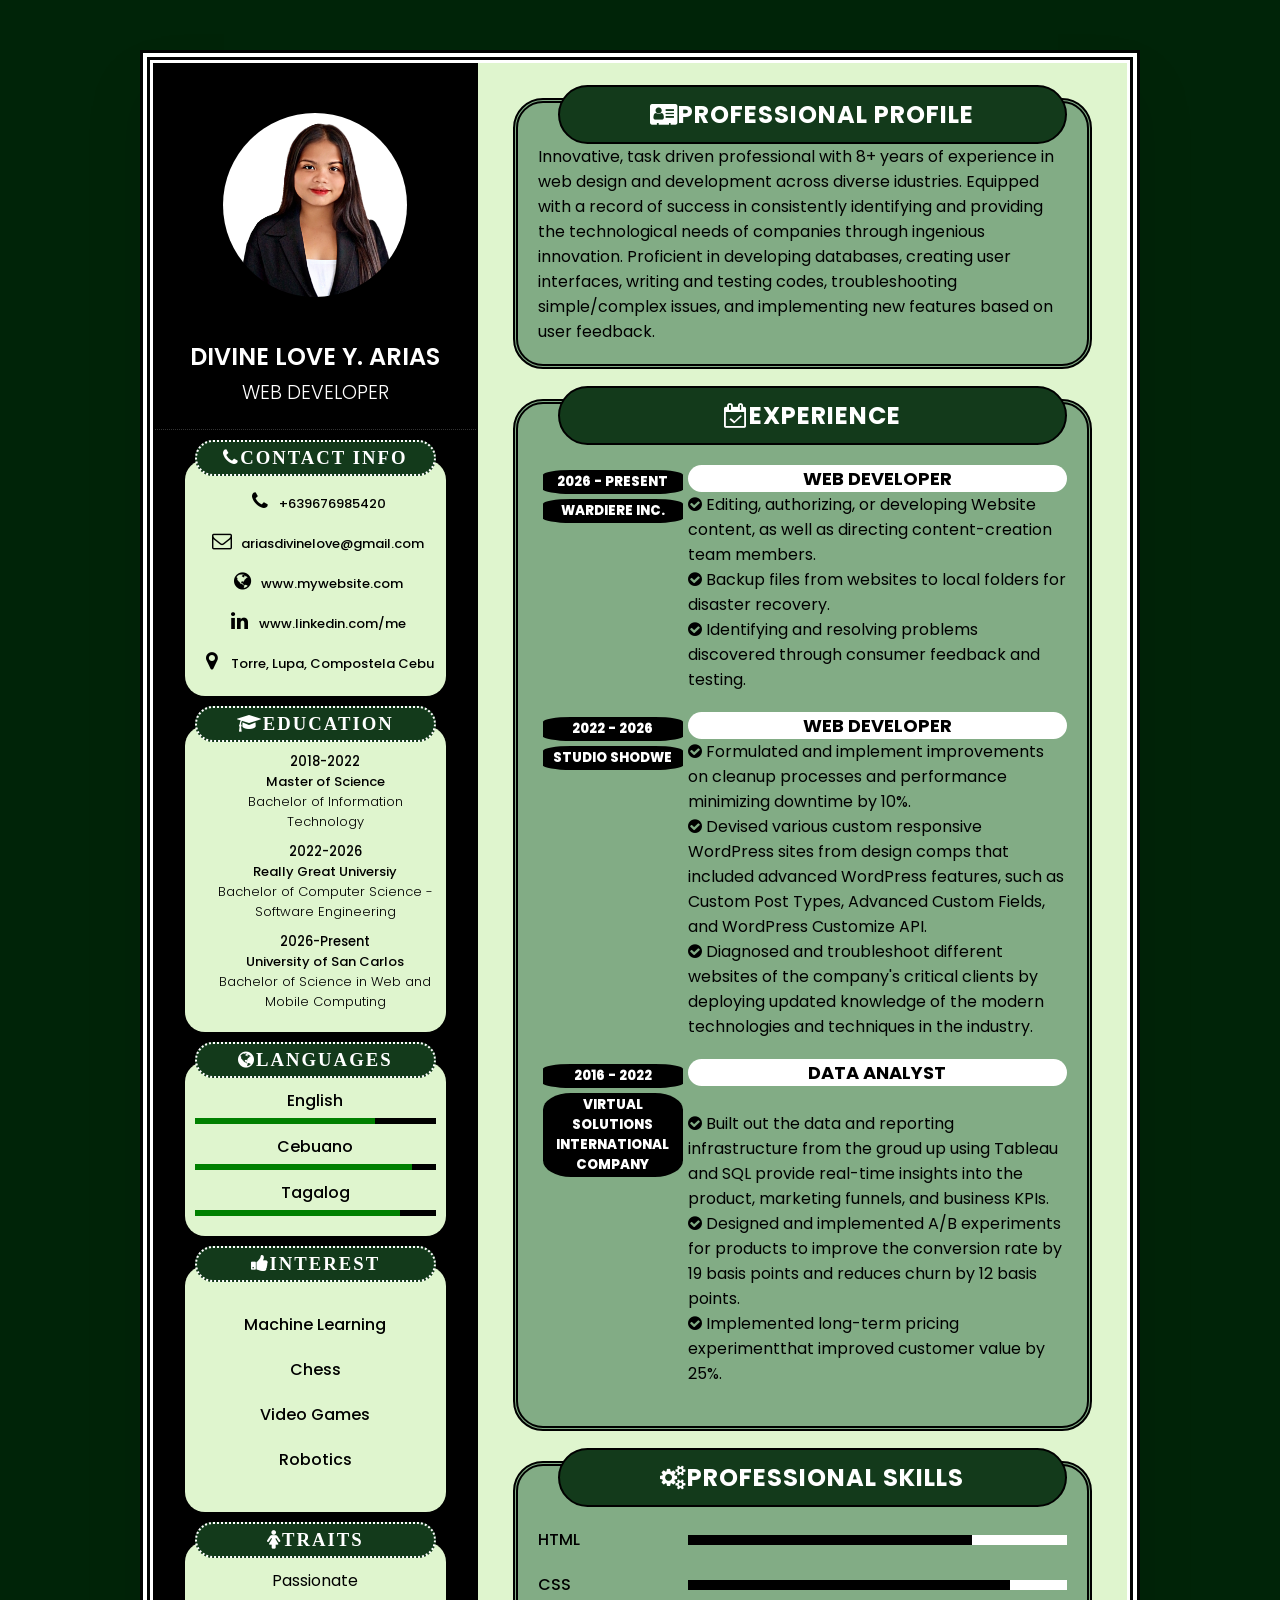
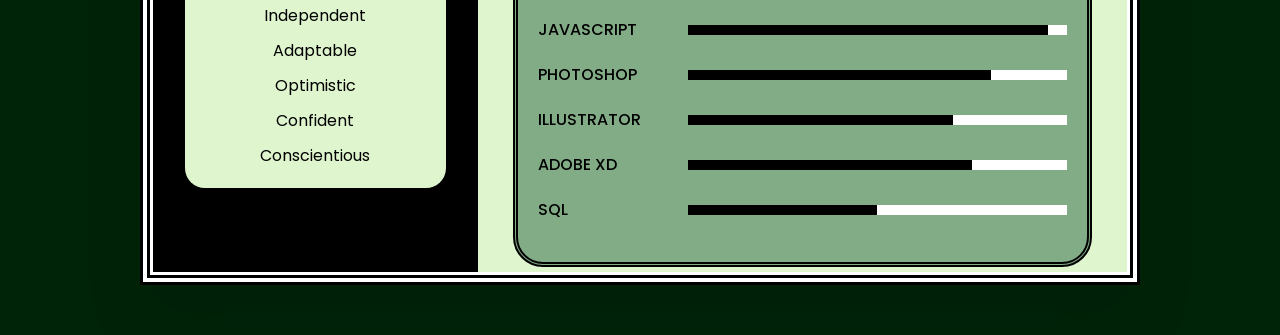
<file: index.html>
<!DOCTYPE html>
<html>
    <head>
        <meta name="viewport" content="width=device-width, initial-scale=1.0">
        <title> Divine Love Y. Arias</title>
        <link rel="stylesheet" type="text/css" href="resume.css">
        <link rel="stylesheet"  href="https://cdnjs.cloudflare.com/ajax/libs/font-awesome/4.7.0/css/font-awesome.css" integrity="sha512-5A8nwdMOWrSz20fDsjczgUidUBR8liPYU+WymTZP1lmY9G6Oc7HlZv156XqnsgNUzTyMefFTcsFH/tnJE/+xBg==" crossorigin="anonymous" referrerpolicy="no-referrer" />
    </head>
    <body>
        <div class="container">
            <div class="left_side">  
                <div class="profile_text">
                    <div class="imgbx">
                        <img src="Arias.jpg">
                    </div>
                  <h2>Divine Love Y. Arias<br><span>Web Developer</span></h2>
                </div>    

            <div class="contact_info">
                <h3 class="title"><i class="fa fa-phone"></i>Contact Info</h3>
                <ul>
                    <li>
                        <span class="icon"><i class="fa fa-phone" aria-hidden="true"></i></span>
                        <span class="text" id="size">+639676985420</span>
                    </li>
                    <li>
                        <span class="icon"><i class="fa fa-envelope-o" aria-hidden="true"></i></span>
                        <span class="text" id="size">ariasdivinelove@gmail.com</span>
                    </li>
                    <li>
                        <span class="icon"><i class="fa fa-globe" aria-hidden="true"></i></span>
                        <span class="text" id="size">www.mywebsite.com</span>
                    </li>
                    <li>
                        <span class="icon"><i class="fa fa-linkedin" aria-hidden="true"></i></span>
                        <span class="text" id="size">www.linkedin.com/me</span>
                    </li>
                    <li>
                        <span class="icon"><i class="fa fa-map-marker" aria-hidden="true"></i></span>
                        <span class="text" id="size">Torre, Lupa, Compostela Cebu</span>
                    </li>
                </ul>
            </div>
           

            <div class="contact_info education">
                <h3 class="title"><i class="fa fa-mortar-board"></i>Education</h3>
                <ul>
                    <li>
                      <h5>2018-2022</h5>
                      <h4 id="school">Master of Science</h4>
                      <h4 id="place">Bachelor of Information Technology</h4>
                    </li>

                    <li>
                        <h5>2022-2026</h5>
                        <h4 id="school">Really Great Universiy</h4>
                        <h4 id="place">Bachelor of Computer Science - Software Engineering</h4>
                      </li>
                </ul>
                    
                <ul>
                    <li>
                        <h5>2026-Present</h5>
                        <h4 id="school">University of San Carlos</h4>
                        <h4 id="place">Bachelor of Science in Web and Mobile Computing</h4>
                      </li>
                </ul>
            </div>

            <div class="contact_info language">
                <h3 class="title"><i class="fa fa-globe" aria-hidden="true"></i>Languages</h3>
                <ul>
                    <li>
                       <span class="text">English</span>
                       <span class="percent">
                        <div style="width: 75%;"></div>
                       </span>
                    </li>
                </ul>

                <ul>
                    <li>
                       <span class="text">Cebuano</span>
                       <span class="percent">
                        <div style="width: 90%;"></div>
                       </span>
                    </li>
                </ul>

                <ul>
                    <li>
                       <span class="text">Tagalog</span>
                       <span class="percent">
                        <div style="width: 85%;"></div>
                       </span>
                    </li>          
                </div>
            <div class="contact_info interest">
                <h3 class="title"><i class="fa fa-thumbs-up"></i>Interest</h3>
                <ul>
                    <li>Machine Learning</li>
                    <li>Chess</li>
                    <li>Video Games</li>
                    <li>Robotics</li>
                </ul>
                </div>

            <div class="contact_info traits">
                <h3 class="title"><i class="fa fa-female" aria-hidden="true"></i>Traits</h3>
                <ul>
                    <li>Passionate</li>
                    <li>Independent</li>
                    <li>Adaptable</li>
                    <li>Optimistic</li>
                    <li>Confident</li>
                    <li>Conscientious</li>
                </ul>
            </div>
            <div class="refernce"></div>
           
            
            </div>  
               
       
             <div class="right_side">
            <div class="about">
                 <h2 class="title2"><i class="fa fa-address-card"></i><space></i>Professional Profile</h2>
                 <p>Innovative, task driven professional with 8+ years of experience in web design and development across diverse idustries. Equipped with a record of success in consistently identifying and providing the technological needs of companies through ingenious innovation. Proficient in developing databases, creating user interfaces, writing and testing codes, troubleshooting simple/complex issues, and implementing new features based on user feedback.</p>
            </div>  
                        

            <div class="about">
                <h2 class="title2"><i class="fa fa-calendar-check-o"></i>Experience</h2>
            <div class="box">
                <div class="year_company">
                    <h5>2026 - Present</h5>
                    <h5>Wardiere Inc.</h5>
            </div>

            <div class="text">
                <h4>Web Developer</h4>
                <p><i class="fa fa-check-circle"></i>   Editing, authorizing, or developing Website content, as well as directing content-creation team members.
                <br><i class="fa fa-check-circle"></i>  Backup files from websites to local folders for disaster recovery.
                <br><i class="fa fa-check-circle"></i>  Identifying and resolving problems discovered through consumer feedback and testing.
                </p>
            </div>  
            </div>
            
            <div class="box">
                <div class="year_company">
                <h5>2022 - 2026</h5>
                <h5>Studio Shodwe</h5>
            </div>


            <div class="text">
                <h4>Web Developer</h4>
                <p><i class="fa fa-check-circle"></i>   Formulated and implement improvements on cleanup processes and performance minimizing downtime by 10%.
                <br><i class="fa fa-check-circle"></i>  Devised various custom responsive WordPress sites from design comps that included advanced WordPress features, such as Custom Post Types, Advanced Custom Fields, and WordPress Customize API.
                <br><i class="fa fa-check-circle"></i>  Diagnosed and troubleshoot different websites of the company's critical clients by deploying updated knowledge of the modern technologies and techniques in the industry.
                </p>
            </div>
            </div>

            <div class="box">
                <div class="year_company">
                <h5>2016 - 2022</h5>
                <h5>Virtual Solutions International Company</h5>
            </div>

            <div class="text">
                <h4>Data Analyst</h4>
                <p>
                <br><i class="fa fa-check-circle"></i>   Built out the data and reporting infrastructure from the groud up using Tableau and SQL provide real-time insights into the product, marketing funnels, and business KPIs.
                <br><i class="fa fa-check-circle"></i>   Designed and implemented A/B experiments for products to improve the conversion rate by 19 basis points and reduces churn by 12 basis points.
                <br><i class="fa fa-check-circle"></i>   Implemented long-term pricing experimentthat improved customer value by 25%.
            </p>
                </div>
            </div>
            </div>

            <div class="about skills">
                <h2 class="title2"><i class="fa fa-cogs" aria-hidden="true"></i>Professional Skills</h2>

            <div class="box">
                <h4>HTML</h4>
            <div class="percent">
            <div style="width: 75%;"></div>
            </div>
            </div>
       
   
            <div class="box">
            <h4>CSS</h4>
             <div class="percent">
            <div style="width: 85%;"></div>
            </div>
            </div>

            <div class="box">
                <h4>Javascript</h4>
             <div class="percent">
             <div style="width: 95%;"></div>
            </div> 
            </div>

            <div class="box">
                <h4>Photoshop</h4>
            <div class="percent">
            <div style="width: 80%;"></div>
            </div>
            
            </div>

            <div class="box">
                <h4>Illustrator</h4>
            <div class="percent">
            <div style="width: 70%;"></div>
            </div>

            </div>

            <div class="box">
                <h4>Adobe XD</h4>
            <div class="percent">
            <div style="width: 75%;"></div>
            </div>

            </div>

            <div class="box">
                <h4>SQL</h4>
            <div class="percent">
            <div style="width: 50%;"></div>
            </div>
        </div>
    </div>
</div>
</div>
</div>
</div>  
</body>
</html>
</file>
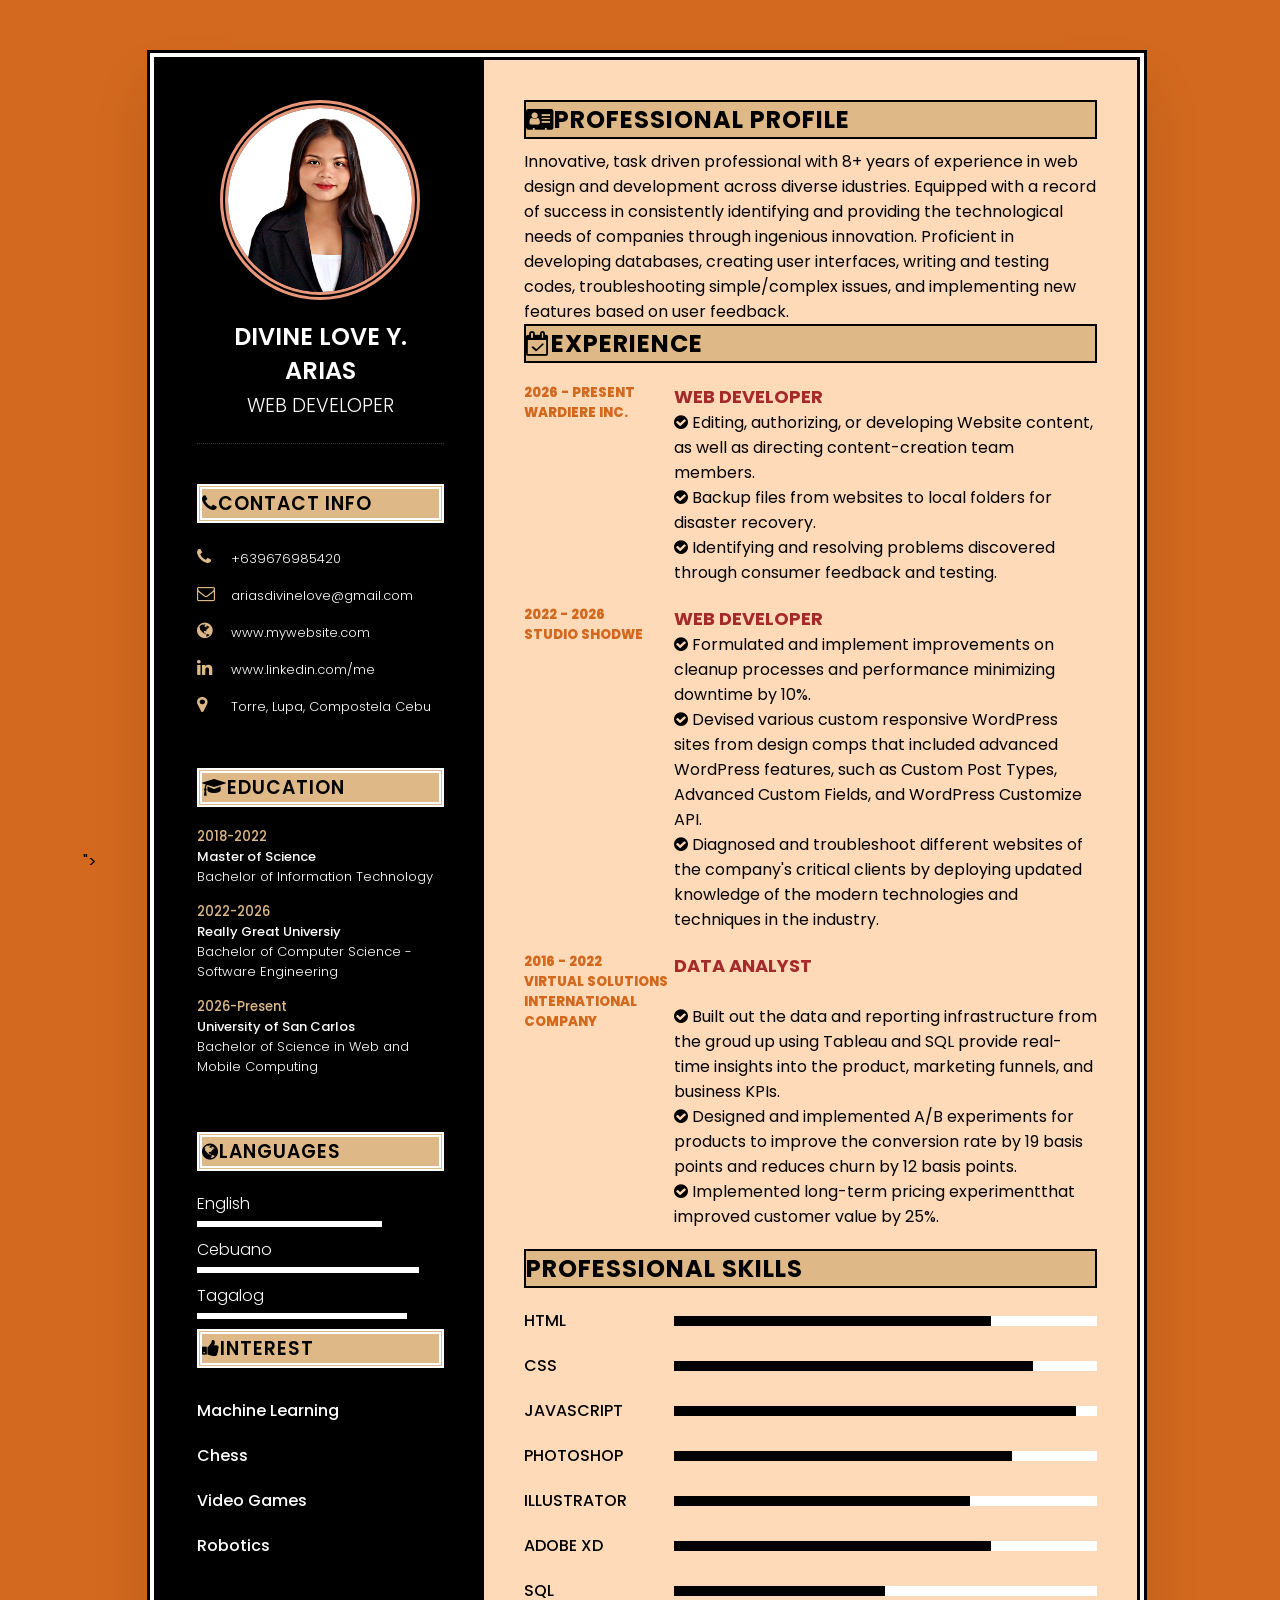
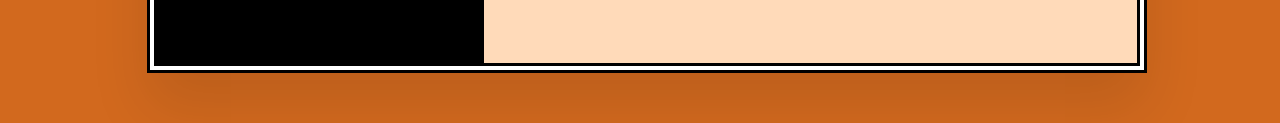
<file: resume.html>
<!DOCTYPE html>
<html>
    <head>
        <meta name="viewport" content="width=device-width, initial-scale=1.0">
        <title> Divine Love Y. Arias</title>
        <link rel="stylesheet" type="text/css" href="style.css">
        <link rel="stylesheet"  href="https://cdnjs.cloudflare.com/ajax/libs/font-awesome/4.7.0/css/font-awesome.css" integrity="sha512-5A8nwdMOWrSz20fDsjczgUidUBR8liPYU+WymTZP1lmY9G6Oc7HlZv156XqnsgNUzTyMefFTcsFH/tnJE/+xBg==" crossorigin="anonymous" referrerpolicy="no-referrer" />">
    </head>
    <body>
        <div class="container">
            <div class="left_side">  
                <div class="profile_text">
                    <div class="imgbx">
                        <img src="Arias.jpg">
                    </div>
                  <h2>Divine Love Y. Arias<br><span>Web Developer</span></h2>
                </div>    

            <div class="contact_info">
                <h3 class="title"><i class="fa fa-phone"></i>Contact Info</h3>
                <ul>
                    <li>
                        <span class="icon"><i class="fa fa-phone" aria-hidden="true"></i></span>
                        <span class="text" id="size">+639676985420</span>
                    </li>
                    <li>
                        <span class="icon"><i class="fa fa-envelope-o" aria-hidden="true"></i></span>
                        <span class="text" id="size">ariasdivinelove@gmail.com</span>
                    </li>
                    <li>
                        <span class="icon"><i class="fa fa-globe" aria-hidden="true"></i></span>
                        <span class="text" id="size">www.mywebsite.com</span>
                    </li>
                    <li>
                        <span class="icon"><i class="fa fa-linkedin" aria-hidden="true"></i></span>
                        <span class="text" id="size">www.linkedin.com/me</span>
                    </li>
                    <li>
                        <span class="icon"><i class="fa fa-map-marker" aria-hidden="true"></i></span>
                        <span class="text" id="size">Torre, Lupa, Compostela Cebu</span>
                    </li>
                </ul>
            </div>
           

            <div class="contact_info education">
                <h3 class="title"><i class="fa fa-mortar-board"></i>Education</h3>
                <ul>
                    <li>
                      <h5>2018-2022</h5>
                      <h4 id="school">Master of Science</h4>
                      <h4 id="place">Bachelor of Information Technology</h4>
                    </li>

                    <li>
                        <h5>2022-2026</h5>
                        <h4 id="school">Really Great Universiy</h4>
                        <h4 id="place">Bachelor of Computer Science - Software Engineering</h4>
                      </li>
                </ul>
                    
                <ul>
                    <li>
                        <h5>2026-Present</h5>
                        <h4 id="school">University of San Carlos</h4>
                        <h4 id="place">Bachelor of Science in Web and Mobile Computing</h4>
                      </li>
                </ul>
            </div>

            <div class="contact_info language">
                <h3 class="title"><i class="fa fa-globe" aria-hidden="true"></i>Languages</h3>
                <ul>
                    <li>
                       <span class="text">English</span>
                       <span class="percent">
                        <div style="width: 75%;"></div>
                       </span>
                    </li>
                </ul>

                <ul>
                    <li>
                       <span class="text">Cebuano</span>
                       <span class="percent">
                        <div style="width: 90%;"></div>
                       </span>
                    </li>
                </ul>

                <ul>
                    <li>
                       <span class="text">Tagalog</span>
                       <span class="percent">
                        <div style="width: 85%;"></div>
                       </span>
                    </li>          
            </div>    
            <div class="interest">
                <h3 class="title"><i class="fa fa-thumbs-up"></i>Interest</h3>
                <ul>
                    <li>Machine Learning</li>
                    <li><i class='fas fa-chess-knight'></i>Chess</li>
                    <li>Video Games</li>
                    <li>Robotics</li>
                </ul>
            
        </div>  
            </div>
       
                        <div class="right_side">
                            <div style="background">
                        <div class="about">
                            <h2 class="title2"><i class="fa fa-address-card"></i><space></i>Professional Profile</h2>
                            <p>Innovative, task driven professional with 8+ years of experience in web design and development across diverse idustries. Equipped with a record of success in consistently identifying and providing the technological needs of companies through ingenious innovation. Proficient in developing databases, creating user interfaces, writing and testing codes, troubleshooting simple/complex issues, and implementing new features based on user feedback.</p>
                        </div>  
                        </div>

                        <div class="about">
                            <h2 class="title2"><i class="fa fa-calendar-check-o"></i>Experience</h2>
                        <div class="box">
                            <div class="year_company">
                            <h5>2026 - Present</h5>
                            <h5>Wardiere Inc.</h5>
                    </div>
                        <div class="text">
                            <h4>Web Developer</h4>
                            <p><i class="fa fa-check-circle"></i>   Editing, authorizing, or developing Website content, as well as directing content-creation team members.
                            <br><i class="fa fa-check-circle"></i>  Backup files from websites to local folders for disaster recovery.
                            <br><i class="fa fa-check-circle"></i>  Identifying and resolving problems discovered through consumer feedback and testing.
                            </p>
                    </div>
                        </div>
                        <div class="box">
                            <div class="year_company">
                            <h5>2022 - 2026</h5>
                            <h5>Studio Shodwe</h5>
                    </div>
                        <div class="text">
                            <h4>Web Developer</h4>
                            <p><i class="fa fa-check-circle"></i>   Formulated and implement improvements on cleanup processes and performance minimizing downtime by 10%.
                            <br><i class="fa fa-check-circle"></i>  Devised various custom responsive WordPress sites from design comps that included advanced WordPress features, such as Custom Post Types, Advanced Custom Fields, and WordPress Customize API.
                            <br><i class="fa fa-check-circle"></i>  Diagnosed and troubleshoot different websites of the company's critical clients by deploying updated knowledge of the modern technologies and techniques in the industry.
                            </p>
                    </div>
                    </div>
                        <div class="box">
                            <div class="year_company">
                            <h5>2016 - 2022</h5>
                            <h5>Virtual Solutions International Company</h5>
                    </div>
                        <div class="text">
                            <h4>Data Analyst</h4>
                            <p>
                            <br><i class="fa fa-check-circle"></i>   Built out the data and reporting infrastructure from the groud up using Tableau and SQL provide real-time insights into the product, marketing funnels, and business KPIs.
                            <br><i class="fa fa-check-circle"></i>   Designed and implemented A/B experiments for products to improve the conversion rate by 19 basis points and reduces churn by 12 basis points.
                            <br><i class="fa fa-check-circle"></i>   Implemented long-term pricing experimentthat improved customer value by 25%.
                            </p>
                </div>
        </div>

        <div class="about skills">
            <h2 class="title2">Professional Skills</h2>
        <div class="box">
            <h4>HTML</h4>
        <div class="percent">
            <div style="width: 75%;"></div>
        </div>
        </div>
       
   
        <div class="box">
            <h4>CSS</h4>
        <div class="percent">
            <div style="width: 85%;"></div>
        </div>
        </div>

        <div class="box">
            <h4>Javascript</h4>
        <div class="percent">
            <div style="width: 95%;"></div>
        </div>
            
        </div>

        <div class="box">
            <h4>Photoshop</h4>
        <div class="percent">
            <div style="width: 80%;"></div>
        </div>
            
        </div>

        <div class="box">
            <h4>Illustrator</h4>
        <div class="percent">
            <div style="width: 70%;"></div>
        </div>

        </div>

        <div class="box">
            <h4>Adobe XD</h4>
        <div class="percent">
            <div style="width: 75%;"></div>
        </div>

        </div>

        <div class="box">
            <h4>SQL</h4>
        <div class="percent">
            <div style="width: 50%;"></div>
        </div>

        </div>
    </div>
</div>

    
</div>
</div>
</div>  
</body>
</html>
</file>
<file: resume.css>
@import url(https://fonts.googleapis.com/css?family=Poppins:200,300,400%27500,600,700,800,900.display=swap);
*

{
  margin: 0;
  padding: 0;
  box-sizing: border-box;
  font-family: 'Poppins', sans-serif;
}

body {
  background-color: #002408;
  display: flex;
  justify-content: center;
  align-items: center;
  min-width: 100vh;
}

.container {
  position: relative;
  width: 100%;
  max-width: 1000px;
  margin: 50px;
  padding: 3px;
  min-height: 1000px;
  background: white; 
  display: grid;
  grid-template-columns: 1fr 2fr;
  box-shadow: 0 35px 55px rgba(0,0,0,0.1);
  border: 10px double black;
}

#size {
  font-size:small ;
}
.profile_text {
 position: relative;
 display: flex;
 flex-direction: column;
 align-items: center;
 padding-bottom: 20px;
 border-bottom: 1px dotted rgba(255,255,255,0.2);
 font-weight: medium;

}

.contact_info {
  padding-top: 30px;
}
.contact_info.education li {
  margin-left: 20px;
}
.contact_info.education h5 {
  color: black;
  font-weight: 500;
}

.contact_info.education h4:nth-child(2) {
  color: black;
  font-weight: 500;
}
.contact_info.education h4 {
  color: black;
  font-weight: 300;
}

#place {
  font-size: small;
}
#school {
  font-size: small;
}

.title {
  color: white;
  text-transform: uppercase;
  font-weight: 800;
  letter-spacing: 2px;
  margin: -30px 0 0 0 ;
  background: 50px #133A1B;
  border: 2px dotted white;
  border-radius: 50px;
  padding: 5px;
  text-align: center;
  font-family:  Tahoma;
}

.contact_info ul {
  position: relative;
  text-align: center;
}
.contact_info {
 background-color: #dff5ce;
 border-radius: 20px;
 margin: 30px;  
 padding: 10px; 
}


.contact_info ul li {
  position: relative;
  list-style: none;
  margin: 10px 0;
  cursor: pointer;
}

.contact_info ul li .icon {
  display: inline-block;
  width: 30px;
  font-size: 20px;
  color: black;
}

.contact_info ul li span {
  color: black;
  font-weight: 500;

}

.profile_text .imgbx {
 position: relative;
 width: 200px;
 height: 200px;
 border-radius: 50%;
 overflow: hidden;
 border: 8px double black;
 justify-content: center;
 margin-top: 40px;
 margin-bottom: 15px;
}

.profile_text .imgbx img {
 position: absolute;
 top: 0;
 left: 0;
 width: 100%;
 height: 100%;
 object-fit: cover;
 
}

.profile_text h2 {
  color: white;
  font-size: 1.5em;
  margin-top: 20px;
  text-transform: uppercase;
  text-align: center;
  font-weight: 600;
  line-height: 1.4em;
}
.profile_text h2 span {
  font-size: 0.8em;
  font-weight: 300;
}

.container .left_side {
  position: relative;
  background: black;
  padding: 2px;
  height: auto;
}

.contact_info.language .percent {
  position: relative;
  width: 100%;
  height: 6px;
  background: black;
  display: block;
  margin-top: 5px;

}
.contact_info.language .percent div {
  position: absolute;
  top: 0;
  left: 0;
  height: 100%;
  background: green;
}

.container .right_side {
  position: relative;
  background: #dff5ce;
  padding: 5px;
  height: auto;
  
}
.about {
  margin-bottom: 50px;
  background-color: #82AC85;   
  margin: 30px;
  padding: 20px;
  border-radius: 30px;
  border: 5px double black;
}

.about:last-child {
  margin-bottom: 0;
}
.title2 {
  color: white;
  text-transform: uppercase;
  letter-spacing: 1px;
  margin: -38px 0 0 20px;
  background: #133A1B;
  border: 2px solid black;
  padding: 10px;
  border-radius: 34px;
  text-align: center;
  
}

p {
  color: black;
}
.about .box {
  display: flex;
  flex-direction: row;
  margin: 20px 0;
}
.about .box .year_company {
  min-width: 150px;
}
.about .box .year_company h5 {
  text-transform: uppercase;
  color: white;
  font-weight: 800;
  background-color: black;
  padding: 2px;
  margin: 5px;
  text-align: center;
  border-radius: 20%;
  
}
.about .box .text h4 {
text-transform: uppercase;
color: black;
font-size: 18px;
border-radius: 40px;
background-color: white;
text-align: center;
}
  
.skills .box {
  position: relative;
  width: 100%;
  display: grid;
  grid-template-columns: 150px 1fr;
  justify-content: center;
  align-items: center;
}
.skills .box h4 {
  text-transform: uppercase;
  color: black;
  font-weight: 500;
}
.skills .box .percent {
  position: relative;
  width: 100%;
  height: 10px;
  background:white;
}

.skills .percent div {
  position: absolute;
  top: 0;
  left: 0;
  height: 100%;
  background: black;
}
.interest ul {
  display: grid;
  grid-row: auto;
  margin: 10px;
  padding: 10px;
}
.interest ul li {
  list-style: none;
  color: black;
  font-weight: 500;
  margin: 10px 0;

}
.interest ul li .fa {
  color: black;
  font-size: 18px;
  letter-spacing: normal;
}
.title2:hover {
  color: white;
  background-color: brown;
}
.title:hover {
color: #dff5ce;
background-color: #133A1B;
}
.about:hover {
  color: black;
  background-color: burlywood;
  transform: translateY(-5px);
}
.container .right_side:hover {
  background-color: chocolate;
  
}

.container .left_side:hover {
  background-color: #476930;
  transform: translateY(-5px);
}

.title:hover {
  color: black;
  background-color: chocolate;
  transform: rotate3d(5px);
}
.contact_info:hover {
  background-color: burlywood;
 transform: translateY(-5px);
}
.profile_text .imgbx:hover {
  background-color: white;
}
.body:hover {
  background-color: peachpuff;
}
.about .box .text h4:hover {
  color:white;
  background-color: black;
}
.about .box .year_company h5:hover {
  color: black;
  background-color: white;
}
@media (max-width: 1000px)
{
  .container
  {
    margin: 10px;
    grid-template-columns: repeat(1,1fr);
  }
  .interest ul
{
  grid-template-columns: repeat(2,1fr);
}}
</file>
<file: style.css>
@import url(https://fonts.googleapis.com/css?family=Poppins:200,300,400%27500,600,700,800,900.display=swap);
*

{
  margin: 0;
  padding: 0;
  box-sizing: border-box;
  font-family: 'Poppins', sans-serif;
}

body {
  background-color: chocolate;
  display: flex;
  justify-content: center;
  align-items: center;
  min-width: 100vh;
}

.container {
  position: relative;
  width: 100%;
  max-width: 1000px;
  margin: 50px;
  min-height: 1000px;
  background: white; 
  display: grid;
  grid-template-columns: 1fr 2fr;
  box-shadow: 0 35px 55px rgba(0,0,0,0.1);
  border: 10px double black;
}

#size {
  font-size:small ;
}
.profile_text {
 position: relative;
 display: flex;
 flex-direction: column;
 align-items: center;
 padding-bottom: 20px;
 border-bottom: 1px dotted rgba(255,255,255,0.2);
 font-weight: medium;

}

.contact_info {
  padding-top: 40px;
}
.contact_info.education li {
  margin-bottom: 15px;
}
.contact_info.education h5 {
  color: burlywood;
  font-weight: 500;
}

.contact_info.education h4:nth-child(2) {
  color: white;
  font-weight: 500;
}
.contact_info.education h4 {
  color: white;
  font-weight: 300;
}

#place {
  font-size: small;
}
#school {
  font-size: small;
}

.title {
  color: black;
  text-transform: uppercase;
  font-weight: 600;
  letter-spacing: 1px;
  margin-bottom: 20px;
  background: 50px burlywood;
  border: 5px double white;
}

.contact_info ul {
  position: relative;
}

.contact_info ul li {
  position: relative;
  list-style: none;
  margin: 10px 0;
  cursor: pointer;
}

.contact_info ul li .icon {
  display: inline-block;
  width: 30px;
  font-size: 18px;
  color: burlywood;
}

.contact_info ul li span {
  color: white;
  font-weight: 300;
}

.profile_text .imgbx {
 position: relative;
 width: 200px;
 height: 200px;
 border-radius: 50%;
 overflow: hidden;
 border: 8px double darksalmon;
 justify-content: center;

}

.profile_text .imgbx img {
 position: absolute;
 top: 0;
 left: 0;
 width: 100%;
 height: 100%;
 object-fit: cover;
 
}

.profile_text h2 {
  color: white;
  font-size: 1.5em;
  margin-top: 20px;
  text-transform: uppercase;
  text-align: center;
  font-weight: 600;
  line-height: 1.4em;
}
.profile_text h2 span {
  font-size: 0.8em;
  font-weight: 300;
}
.container .top {
  position: relative;
  background-color:black;
  padding: 40px;
  height: auto;

}
.container .left_side {
  position: relative;
  background: black;
  padding: 40px;
  height: auto;
}

.contact_info.language .percent {
  position: relative;
  width: 100%;
  height: 6px;
  background: black;
  display: block;
  margin-top: 5px;

}
.contact_info.language .percent div {
  position: absolute;
  top: 0;
  left: 0;
  height: 100%;
  background: white;
}

.container .right_side {
  position: relative;
  background: peachpuff;
  padding: 40px;
  height: auto;
  
}
.about {
  margin-bottom: 50px;
}

.about:last-child {
  margin-bottom: 0;
}
.title2 {
  color: black;
  text-transform: uppercase;
  letter-spacing: 1px;
  margin-bottom: 10px;
  background: burlywood;
  border: 2px solid black;
}

p {
  color: black;
}
.about .box {
  display: flex;
  flex-direction: row;
  margin: 20px 0;
}
.about .box .year_company {
  min-width: 150px;
}
.about .box .year_company h5 {
  text-transform: uppercase;
  color: chocolate;
  font-weight: 800;
}
.about .box .text h4 {
text-transform: uppercase;
color: brown;
font-size: 18px;
}
  
.skills .box {
  position: relative;
  width: 100%;
  display: grid;
  grid-template-columns: 150px 1fr;
  justify-content: center;
  align-items: center;
}
.skills .box h4 {
  text-transform: uppercase;
  color: black;
  font-weight: 500;
}
.skills .box .percent {
  position: relative;
  width: 100%;
  height: 10px;
  background:white;
}

.skills .percent div {
  position: absolute;
  top: 0;
  left: 0;
  height: 100%;
  background: black;
}
.interest ul {
  display: grid;
  grid-row: auto;
}
.interest ul li {
  list-style: none;
  color: white;
  font-weight: 500;
  margin: 10px 0;

}
.interest ul li .fa {
  color: burlywood;
  font-size: 18px;
}



@media (max-width: 1000px)
{
  .container
  {
    margin: 10px;
    grid-template-columns: repeat(1,1fr);
  }
  .interest ul
{
  grid-template-columns: repeat(2,1fr);
}
</file>
